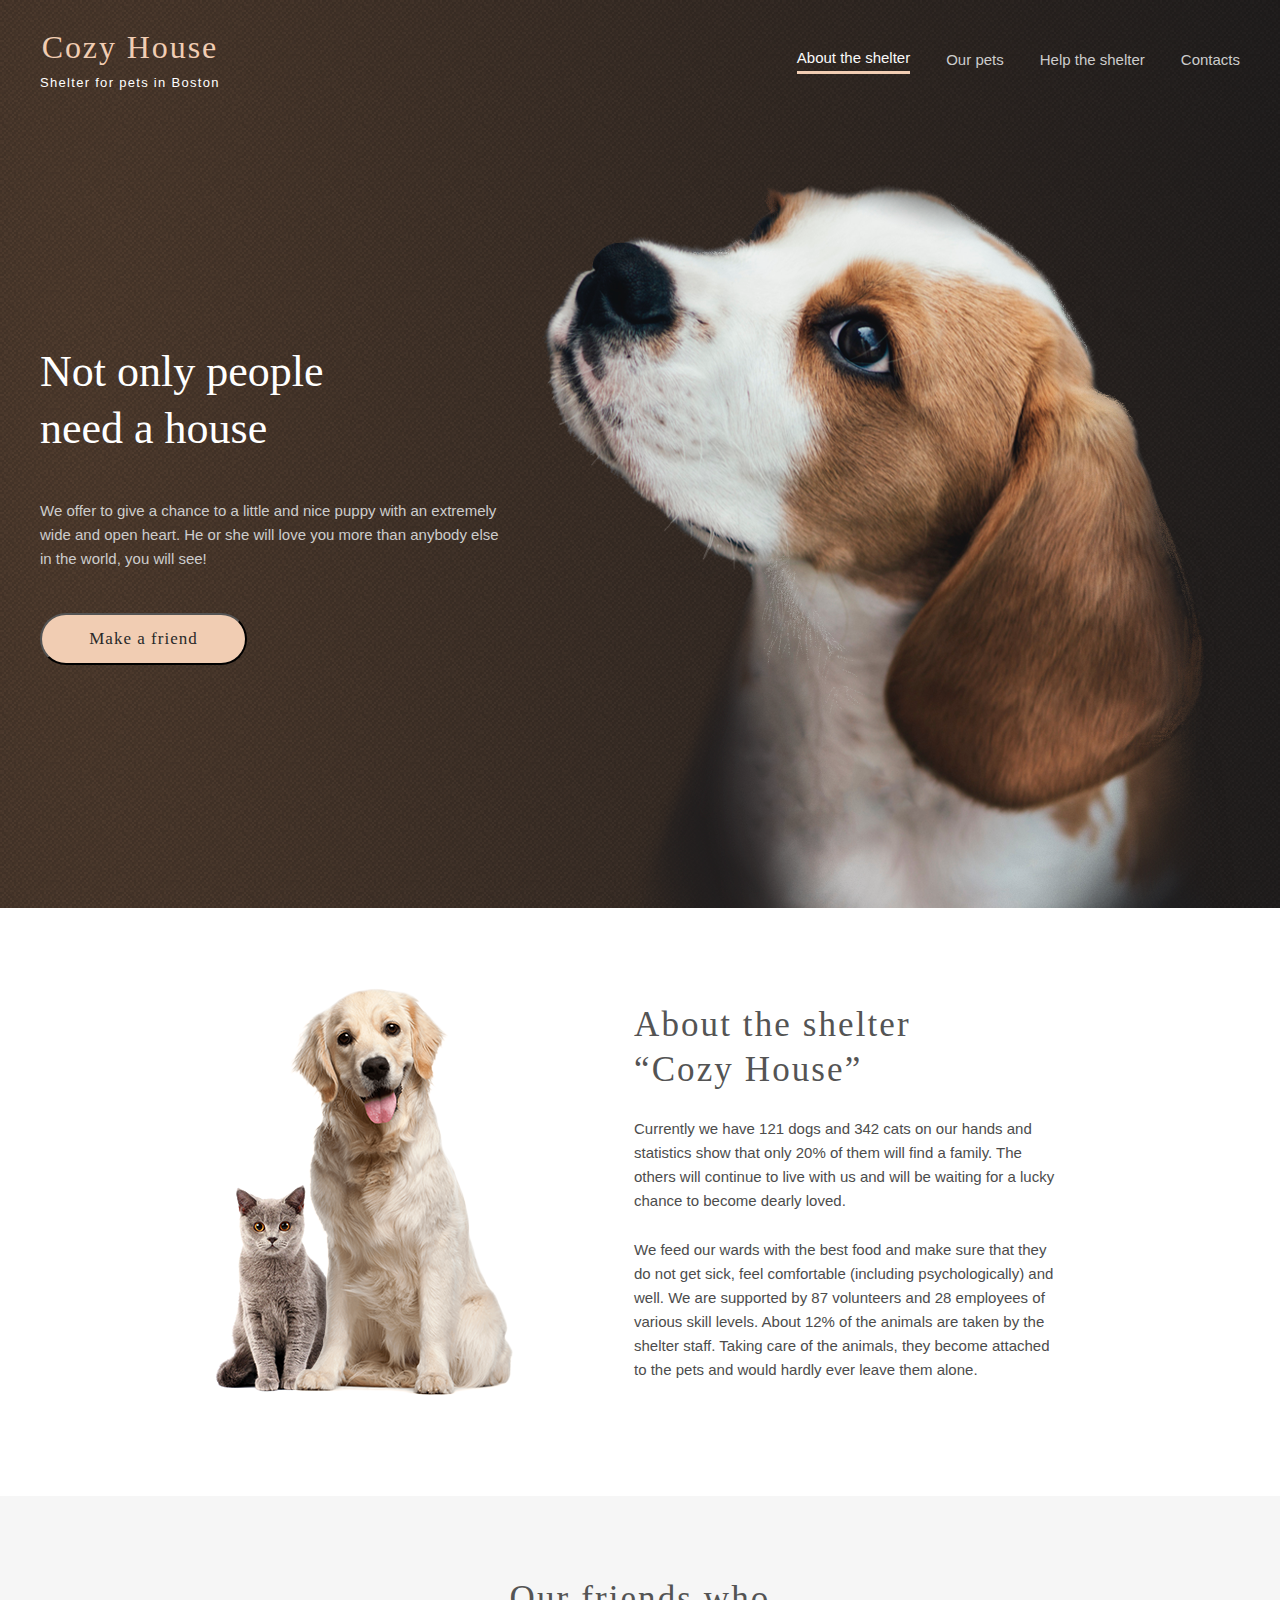
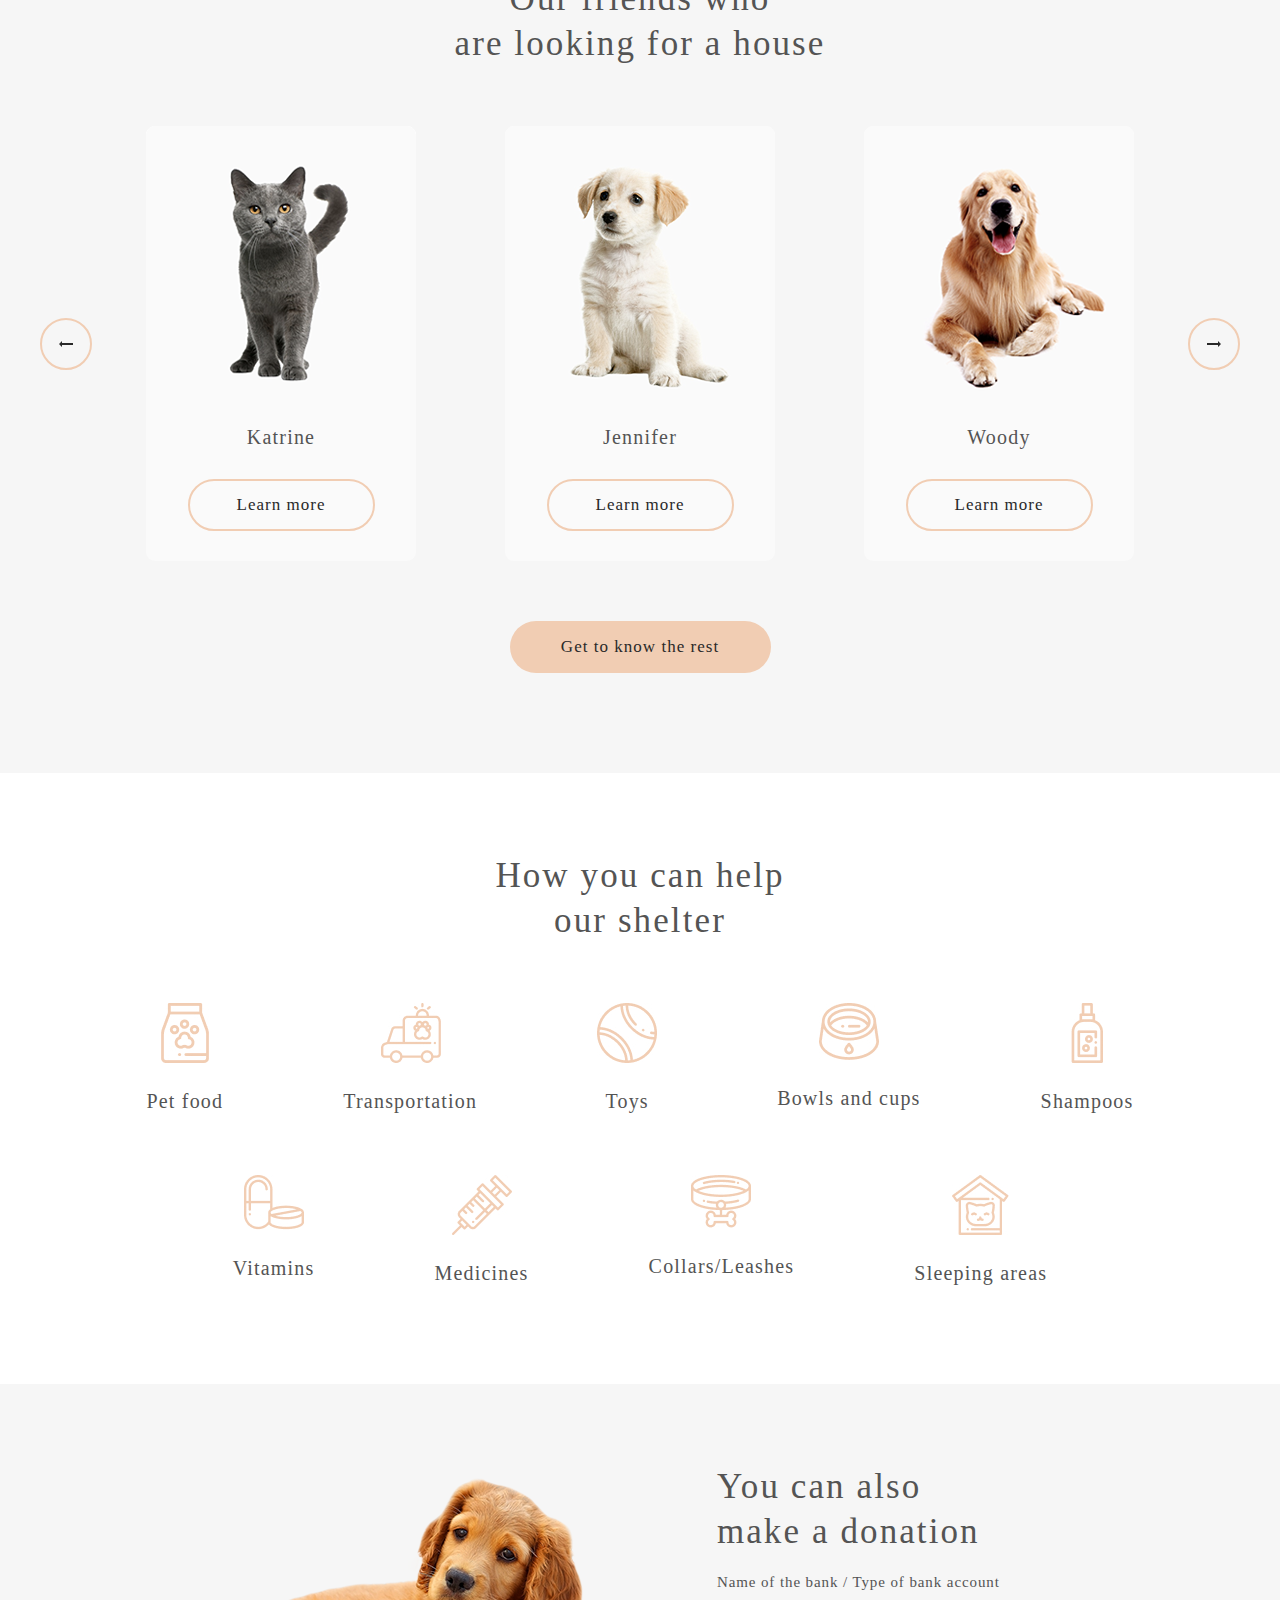
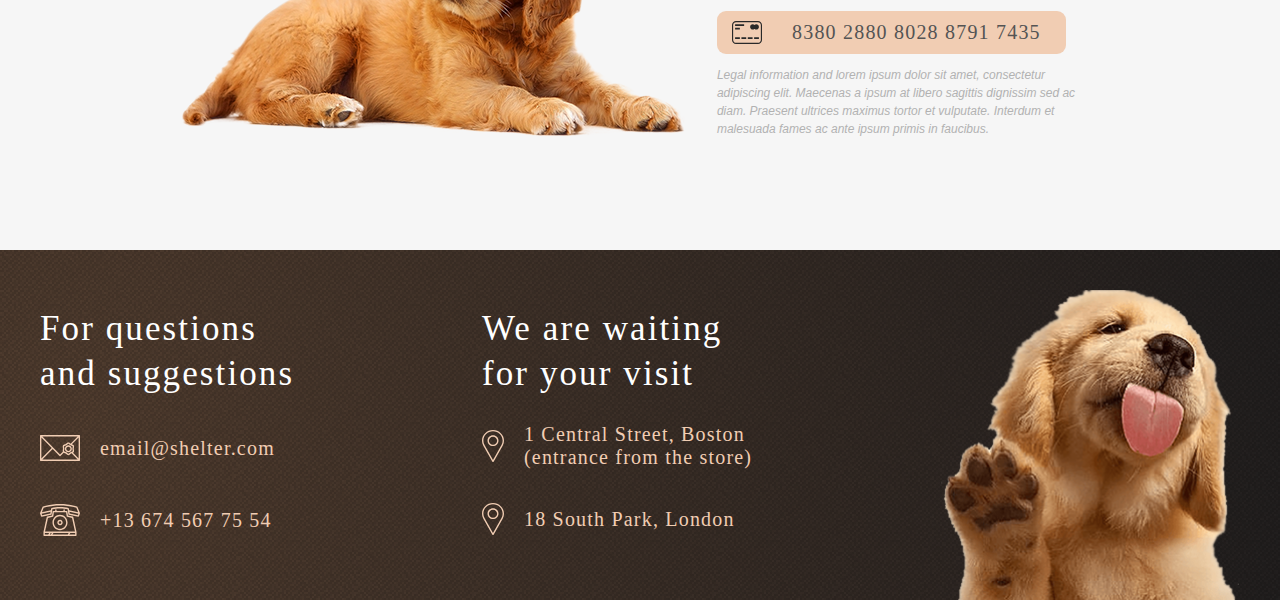
<file: index.html>
<!DOCTYPE html>
<html lang="en">
<head>
  <meta charset="UTF-8">
  <meta http-equiv="X-UA-Compatible" content="IE=edge">
  <meta name="viewport" content="width=device-width, initial-scale=1.0">
  <link rel="stylesheet" href="./styles/main.css">
  <link rel="shortcut icon" href="./images/favicon.ico" type="image/x-icon">
  <title>Cozy House</title>
</head>
<body>
  <section class="start_screen">
    <div class="container">
      <header class="header">
        <a class="logo-link" href="#">
          <div class="logo">
            <h1 class="logo-title">Cozy House</h1>
            <p class="logo-subtitle">Shelter for pets in Boston</p>
          </div>
          </a>
        <div class="nav_menu">
          <a class="nav_menu-link active" href="#">About the shelter</a>
          <a class="nav_menu-link" href="./our-pets.html">Our pets</a>
          <a class="nav_menu-link" href="#href-help">Help the shelter</a>
          <a class="nav_menu-link" href="#href-contacts">Contacts</a>
        </div>
        <div class="header-burger-icon"></div>
        <div class="header-burger">
            <div class="nav_menu-burger">
              <a class="nav_menu-burger-link active" href="#">About the shelter</a>
              <a class="nav_menu-burger-link" href="./our-pets.html">Our pets</a>
              <a class="nav_menu-burger-link" href="#href-help">Help the shelter</a>
              <a class="nav_menu-burger-link" href="#href-contacts">Contacts</a>
            </div>
      </header>
    </div>
    <div class="start_screen-content">
      <div class="container">
        <div class="start_screen-content-window">
          <h2>Not only people <br> need a house</h2>
          <p>We offer to give a chance to a little and nice puppy with an extremely 
             wide and open heart. He or she will love you more than anybody else  
             in the world, you will see!</p>
          <form action="#href-our-friend">
          <button>Make a friend</button>
          </form>
        </div>
        <div class="main-dog"></div>
      </div>
    </div>
    <div class="blackout"></div>
  </section>
  <main>
    <section class="about_section">
      <div class="container">
        <div class="about_content">
          <div class="about-pets"></div>
          <div class="about_content-text">
            <h3>About the shelter <br> “Cozy House”</h3>
            <p>Currently we have 121 dogs and 342 cats on our hands and
               statistics show that only 20% of them will find a family. The 
               others will continue to live with us and will be waiting for a lucky 
               chance to become dearly loved.</p>
            <p>We feed our wards with the best food and make sure that they
               do not get sick, feel comfortable (including psychologically) and 
               well. We are supported by 87 volunteers and 28 employees of 
               various skill levels. About 12% of the animals are taken by the  
               shelter staff. Taking care of the animals, they become attached 
               to the pets and would hardly ever leave them alone.</p>
          </div>
        </div> 
      </div>
    </section>
    <section class="pets_section" id="href-our-friend">
      <div class="container">
        <h3>Our friends who <br> are looking for a house</h3>
        <div class="pets-slider">
          <button class="pets-slider-button_left"></button>
          <div class="pets-slider-card">
            <img src="./images/pets/pets-katrine.png" alt="cat">
            <p>Katrine</p>
            <button>Learn more</button>
          </div>
          <div class="pets-slider-card display-none320">
            <img src="./images/pets/pets-jennifer.png" alt="cat">
            <p>Jennifer</p>
            <button>Learn more</button>
          </div>
          <div class="pets-slider-card display-none768">
            <img src="./images/pets/pets-woody.png" alt="cat">
            <p>Woody</p>
            <button>Learn more</button>
          </div>
          <button class="pets-slider-button_right"></button>
        </div>
        <form action="./our-pets.html">
          <button>Get to know the rest</button>
        </form>
      </div>
    </section>
    <section class="help_section" id="href-help">
      <div class="container">
        <div class="help-content">
          <h3>How you can help <br> our shelter</h3>
          <div class="help-list">
            <div class="help-list-item">
              <img src="./images/help-list/pet-food.jpg" alt="Pet food">
              <h4>Pet food</h4>
            </div>
            <div class="help-list-item">
              <img src="./images/help-list/transportation.jpg" alt="Transportation car">
              <h4>Transportation</h4>
            </div>
            <div class="help-list-item">
              <img src="./images/help-list/toys.jpg" alt="Toys">
              <h4>Toys</h4>
            </div>
            <div class="help-list-item">
              <img src="./images/help-list/bowls-and-cups.jpg" alt="Bowls and cups">
              <h4>Bowls and cups</h4>
            </div>
            <div class="help-list-item">
              <img src="./images/help-list/shampoos.jpg" alt="Shampoos bottle">
              <h4>Shampoos</h4>
            </div>
            <div class="help-list-item">
              <img src="./images/help-list/vitamins.jpg" alt="Vitamins">
              <h4>Vitamins</h4>
            </div>
            <div class="help-list-item">
              <img src="./images/help-list/medicines.jpg" alt="Medicines">
              <h4>Medicines</h4>
            </div>
            <div class="help-list-item">
              <img src="./images/help-list/collars-or-leashes.jpg" alt="Collars or leashes">
              <h4>Collars/Leashes</h4>
            </div>
            <div class="help-list-item">
              <img src="./images/help-list/sleeping-area.jpg" alt="Sleeping-areas">
              <h4>Sleeping areas</h4>
            </div>
          </div>
        </div>
      </div>
    </section>
    <section class="donation_section">
      <div class="donation_content">
        <div class="donation-dog"></div>
        <div class="donation_content-text">
          <h3>You can also <br> make a donation</h3>
          <h5>Name of the bank / Type of bank account</h5>
          <div><h4>8380 2880 8028 8791 7435</h4></div>
          <p>Legal information and lorem ipsum dolor sit amet, consectetur <br>
             adipiscing elit. Maecenas a ipsum at libero sagittis dignissim sed ac <br>
             diam. Praesent ultrices maximus tortor et vulputate. Interdum et <br>
             malesuada fames ac ante ipsum primis in faucibus.</p>
        </div>
      </div>
    </section>
  </main>
  <footer>
    <div class="container">
      <div class="footer_content" id="href-contacts">
        <div class="footer_content-contacts">
          <h3>For questions <br> and suggestions</h3>
          <a href="mailto:" target="_blank"><div id="footer-email"><h4>email@shelter.com</h4></div></a>
          <a href="tel:"><div id="footer-phone"><h4>+13 674 567 75 54</h4></div></a>
        </div>
        <div class="footer_content-location">
          <h3>We are waiting <br> for your visit</h3>
          <a href="https://yandex.ru/maps/-/CCUSjEQ0GC" target="_blank"><div><h4>1 Central Street, Boston <br> (entrance from the store)</h4></div></a>
          <a href="https://yandex.ru/maps/-/CCUSjEQ0GC" target="_blank"><div><h4>18 South Park, London </h4></div></a>
        </div>
        <div class="footer-puppy"></div>
      </div>
    </div>
  </footer>
  <script type="text/javascript" src="./index.js"></script>
</body>
</html>
</file>
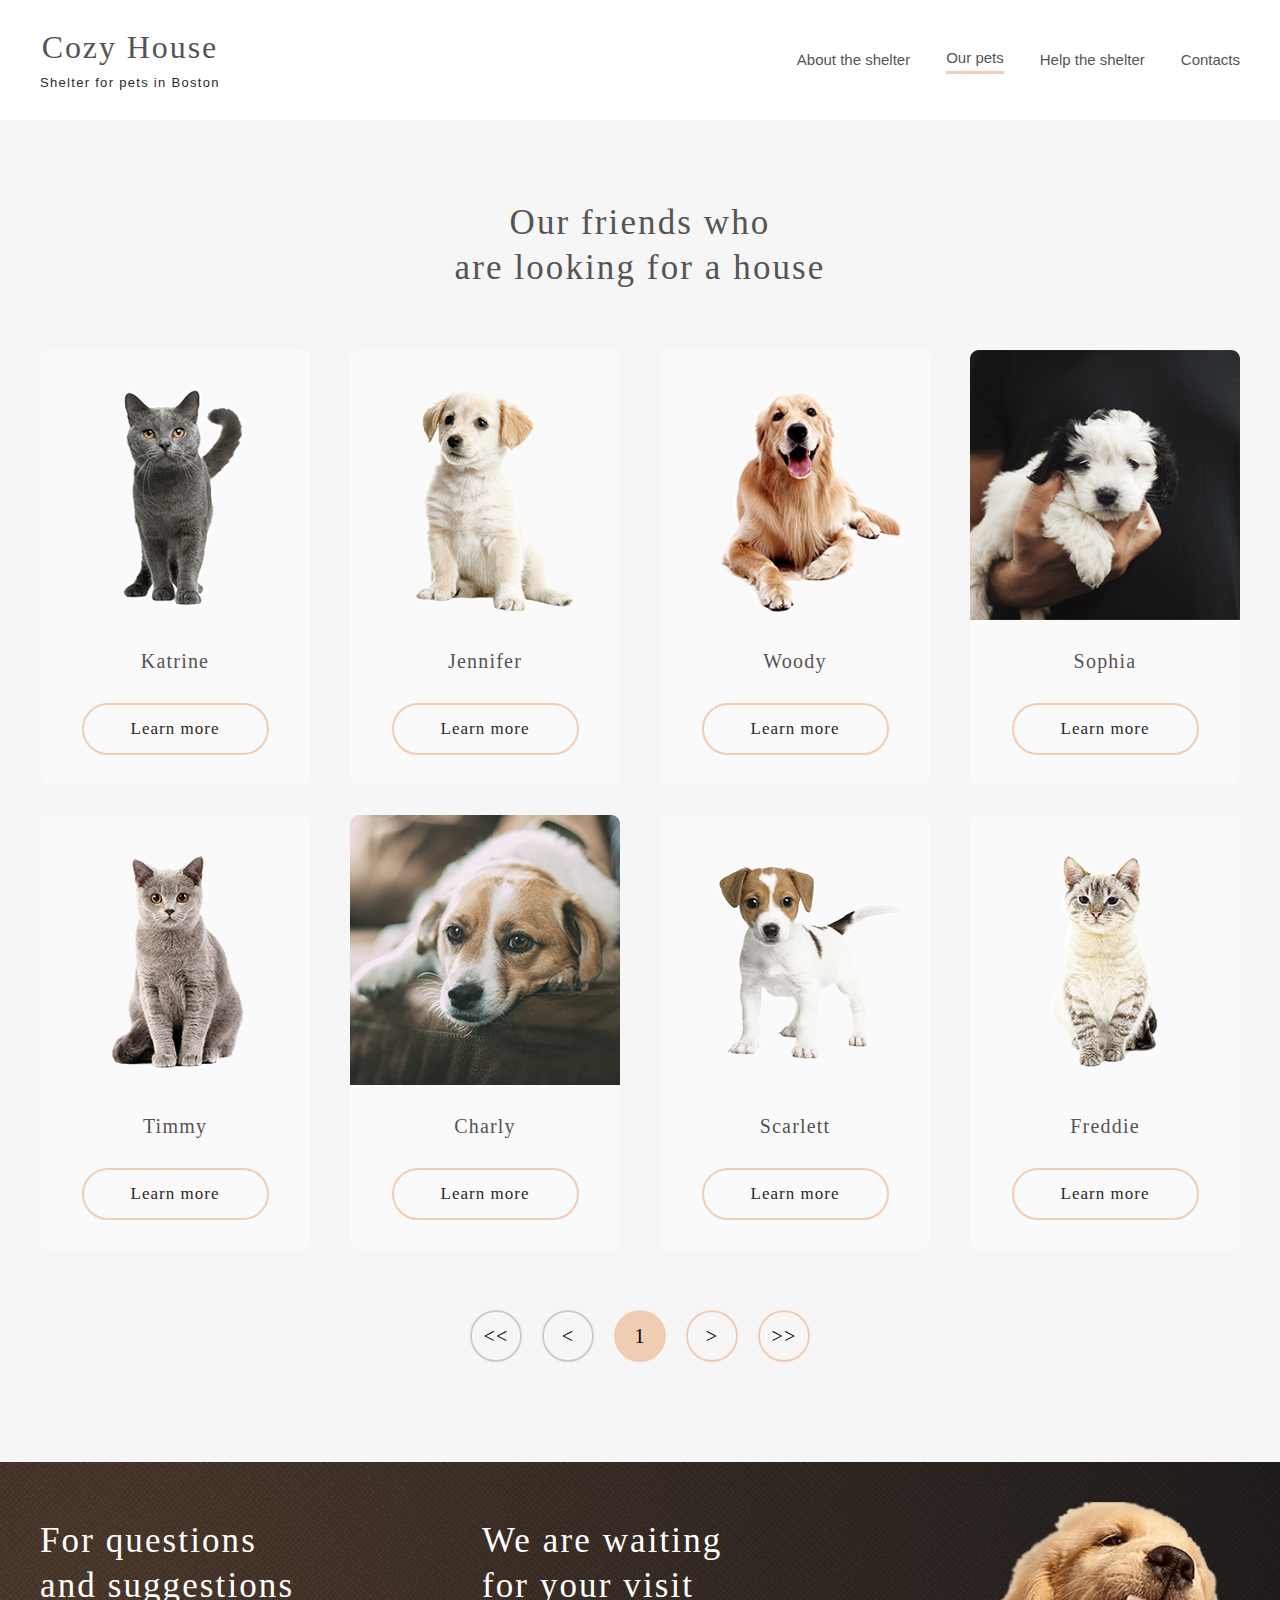
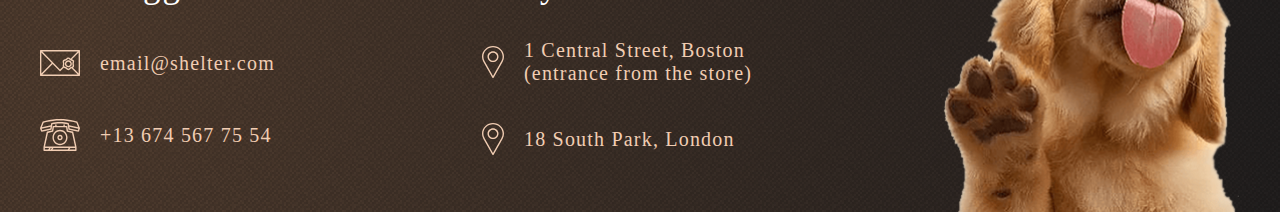
<file: our-pets.html>
<!DOCTYPE html>
<html lang="en">
<head>
  <meta charset="UTF-8">
  <meta http-equiv="X-UA-Compatible" content="IE=edge">
  <meta name="viewport" content="width=device-width, initial-scale=1.0">
  <link rel="stylesheet" href="./styles/our-pets.css">
  <link rel="shortcut icon" href="./images/favicon.ico" type="image/x-icon">
  <title>Cozy House</title>
</head>
<body>
  <div class="container">
    <header class="header">
      <a class="logo-link" href="./index.html">
        <div class="logo">
          <h1 class="logo-title">Cozy House</h1>
          <p class="logo-subtitle">Shelter for pets in Boston</p>
        </div>
        </a>
      <div class="nav_menu">
        <a class="nav_menu-link" href="./index.html">About the shelter</a>
        <a class="nav_menu-link active" href="#">Our pets</a>
        <a class="nav_menu-link" href="index.html#href-help">Help the shelter</a>
        <a class="nav_menu-link" href="#href-contacts">Contacts</a>
      </div>
      <div class="header-burger-icon"></div>
      <div class="header-burger">
          <div class="nav_menu-burger">
            <a class="nav_menu-burger-link" href="./index.html">About the shelter</a>
            <a class="nav_menu-burger-link active" href="#">Our pets</a>
            <a class="nav_menu-burger-link" href="index.html#href-help">Help the shelter</a>
            <a class="nav_menu-burger-link" href="#href-contacts">Contacts</a>
          </div>
    </header>
  </div>
  <main>
    <div class="blackout"></div>
    <section class="our_pets-section">
      <div class="container">
        <div class="our_pets-content">
          <h3>Our friends who <br> are looking for a house</h3>
          <div class="our_pets-content-cards_container">
            <div class="pets-slider-card">
              <img src="./images/pets/pets-katrine.png" alt="Cat">
              <p>Katrine</p>
              <button>Learn more</button>
            </div>
            <div class="pets-slider-card">
              <img src="./images/pets/pets-jennifer.png" alt="Dog">
              <p>Jennifer</p>
              <button>Learn more</button>
            </div>
            <div class="pets-slider-card">
              <img src="./images/pets/pets-woody.png" alt="Dog">
              <p>Woody</p>
              <button>Learn more</button>
            </div>
            <div class="pets-slider-card display-none320">
              <img src="./images/pets/pets-sophia.png" alt="Dog">
              <p>Sophia</p>
              <button>Learn more</button>
            </div>
            <div class="pets-slider-card display-none320">
              <img src="./images/pets/pets-timmy.png" alt="Cat">
              <p>Timmy</p>
              <button>Learn more</button>
            </div>
            <div class="pets-slider-card display-none320">
              <img src="./images/pets/pets-charly.png" alt="Dog">
              <p>Charly</p>
              <button>Learn more</button>
            </div>
            <div class="pets-slider-card display-none768">
              <img src="./images/pets/pets-scarlet.png" alt="Dog">
              <p>Scarlett</p>
              <button>Learn more</button>
            </div>
            <div class="pets-slider-card display-none768">
              <img src="./images/pets/pets-freddie.png" alt="Cat">
              <p>Freddie</p>
              <button>Learn more</button>
            </div>
          </div>
          <div class="our_pets-content-navigation">
            <button class="content-navigation-inactive">&lt;&lt;</button>
            <button class="content-navigation-inactive">&lt;</button>
            <button class="content-navigation-active">1</button>
            <button class="">&gt;</button>
            <button class="">&gt;&gt;</button>
          </div>
        </div>
      </div>
    </section>
  </main>
  <footer>
    <div class="container">
      <div class="footer_content" id="href-contacts">
        <div class="footer_content-contacts">
          <h3>For questions <br> and suggestions</h3>
          <a href="mailto:" target="_blank"><div id="footer-email"><h4>email@shelter.com</h4></div></a>
          <a href="tel:"><div id="footer-phone"><h4>+13 674 567 75 54</h4></div></a>
        </div>
        <div class="footer_content-location">
          <h3>We are waiting <br> for your visit</h3>
          <a href="https://yandex.ru/maps/-/CCUSjEQ0GC" target="_blank"><div><h4>1 Central Street, Boston <br> (entrance from the store)</h4></div></a>
          <a href="https://yandex.ru/maps/-/CCUSjEQ0GC" target="_blank"><div><h4>18 South Park, London </h4></div></a>
        </div>
        <div class="footer-puppy"></div>
      </div>
    </div>
  </footer>
  <script src="./index.js"></script>
</body>
</html>
</file>
<file: styles/main.css>
html {
  scroll-behavior: smooth;
}

body {
  margin: 0;
}

.position-fixed {
  position: fixed;
  overflow: hidden;
}

.container {
  padding: 0 40px;
  max-width: 1200px;
  margin: 0 auto;
}

button {
  cursor: pointer;
}

button:hover {
  background-color: var(--color-primary-light)!important;
}

a {
  text-decoration: none;
}

:hover {
  transition: 0.7s;
}

:root {
  --color-primary: #F1CDB3;
  --color-primary-light: #FDDCC4;
  
  --color-light-l: #F6F6F6;
  --color-light-s: #FAFAFA;
  
  --color-dark-3xl: #292929;
  --color-dark-xl: #4C4C4C;
  --color-dark-l: #545454;
  --color-dark-m: #B2B2B2;
  --color-dark-s: #CDCDCD;
}

/* Header */

.start_screen {
  background: /* url(../images/start-screen-puppy.png) bottom right no-repeat, */ 
  url(../images/noise_transparent@2x.png), radial-gradient(110.67% 538.64% at 5.73% 50%, #513D2F 0%, #1A1A1C 100%), #211F20 ;
  min-height: 908px;
}

.header {
  display: flex;
  justify-content: space-between;
  align-items: center;
  padding: 30px 0px;
}

.logo-link {
  text-decoration: none;
}

.logo {
  display: flex;
  flex-direction: column;
  align-items: center;
}

.logo-title {
  color: var(--color-primary);
  font-family: 'Georgia';
  font-weight: 400;
  font-size: 32px;
  line-height: 35px;
  letter-spacing: 0.06em;
  margin: 0 0 10px 0;
}

.logo-subtitle {
  color: #fff;
  font-family: 'Arial';
  font-weight: 400;
  font-size: 13px;
  line-height: 15px;
  letter-spacing: 0.1em;
  margin: 0;
}

.nav_menu {
  display: flex;
  align-items: center;
}

.nav_menu-link {
  color: var(--color-dark-s);
  font-family: 'Arial';
  font-weight: 400;
  font-size: 15px;
  line-height: 24px;
  cursor: pointer;
  text-decoration: none;
}

.nav_menu-link:hover {
  color: var(--color-light-s);
}

.nav_menu > .active {
  color: var(--color-light-s);
  padding-bottom: 1px;
  border-bottom: 3px solid #F1CDB3;
}

.nav_menu-link:not(:last-child) {
  margin-right: 36px;
}

.header-burger-icon {
  display: none;
}

.header-burger,
.nav_menu-burger {
  display: none;
}

/* Start screen */

.start_screen-content {
  margin-top: 63px;
}

.start_screen-content > div {
  display: flex;
  justify-content: space-between;
}

.start_screen-content-window {
  padding-top: 160px;
  width: 39%;
}

.start_screen-content-window > h2 {
 color: #fff;
 font-family: 'Georgia';
font-weight: 400;
font-size: 44px;
line-height: 57px;
margin: 0 0 42px 0;
}

.start_screen-content-window > p {
  color: var(--color-dark-s);
  font-family: 'Arial';
  font-weight: 400;
  font-size: 15px;
  line-height: 24px;
  margin: 0 0 42px 0;
}

.start_screen-content-window > form > button {
  background-color: var(--color-primary);
  color: var(--color-dark-3xl);
  font-family: 'Georgia';
  font-weight: 400;
  font-size: 17px;
  line-height: 22px;
  letter-spacing: 0.06em;
  width: 207px;
  height: 52px;
  border-radius: 100px;
  cursor: pointer;
}

.main-dog {
  background: url(../images/start-screen-puppy.png) no-repeat;
  width: 698px;
  height: 725px;
}

/* About section */

.about_content {
  display: flex;
  padding: 80px 0 100px 0;
  column-gap: 120px;
}

.about-pets {
  background: url(../images/about-pets.png) no-repeat;
  width: 300px;
  height: 408px;
  margin-left: 14.5%;
}

.about_content-text {
  width: 36%;
}

.about_content-text > h3 {
  color: var(--color-dark-l);
  font-family: 'Georgia';
  font-weight: 400;
  font-size: 35px;
  line-height: 45px;
  letter-spacing: 0.06em;
  margin: 14px 0 0 0;
}


.about_content-text > p {
  color: var(--color-dark-xl);
  font-family: 'Arial';
  font-weight: 400;
  font-size: 15px;
  line-height: 24px;
  margin: 25px 0 0 0;
}

/* Pets Section */

.pets_section {
  background-color: var(--color-light-l);
  padding: 80px 0 100px;
}

.pets_section > .container > h3 {
  color: var(--color-dark-l);
  font-family: 'Georgia';
  font-weight: 400;
  font-size: 35px;
  line-height: 45px;
  letter-spacing: 0.06em;
  text-align: center;
  margin: 0 0 60px 0;
}

.pets-slider {
  display: flex;
  justify-content: center;
  align-items: center;
  column-gap: 89px;
  margin-bottom: 60px;
  position: relative;
}

.pets-slider-button_left {
  background-color: var(--color-light-l);
  background-image: url(../images/pets-slider-arrow.svg);
  background-repeat: no-repeat;
  background-position: center;
  background-size: 14px 6px;

  width: 52px;
  height: 52px;
  border: 2px solid #F1CDB3;
  border-radius: 100px;
  position: absolute;
  left: 0;
}

.pets-slider-button_right {
  background-color: var(--color-light-l);
  background-image: url(../images/pets-slider-arrow.svg) ;
  background-repeat: no-repeat;
  background-position: center;
  background-size: 14px 6px;
  transform: rotate(180deg);

  width: 52px;
  height: 52px;
  border: 2px solid var(--color-primary);
  border-radius: 100px;
  position: absolute;
  right: 0;
}

.pets-slider-card {
  background-color: var(--color-light-s);
  border-radius: 9px;
  display: flex;
  flex-direction: column;
  align-items: center;
  cursor: pointer;
}

.pets-slider-card > p {
  color: var(--color-dark-l);
  font-family: 'Georgia';
  font-weight: 400;
  font-size: 20px;
  line-height: 23px;
  letter-spacing: 0.06em;
  margin: 30px 0 30px 0;
}

.pets-slider-card > button {
  border: 2px solid var(--color-primary);
  background-color: var(--color-light-s);
  color: var(--color-dark-3xl);
  border-radius: 100px;
  width: 187px;
  height: 52px;
  font-family: 'Georgia';
  font-style: normal;
  font-size: 17px;
  line-height: 22px;
  letter-spacing: 0.06em;
  margin: 0 0 30px 0;
}

.pets_section > .container > form > button {
  background-color: var(--color-primary);
  color: var(--color-dark-3xl);
  border-radius: 100px;
  width: 261px;
  height: 52px;
  border: none;
  font-family: 'Georgia';
  font-style: normal;
  font-weight: 400;
  font-size: 17px;
  line-height: 22px;
  letter-spacing: 0.06em;
  display: block;
  margin: 0 auto;
}

/* Help section */

.help_section {
  padding: 80px 0 100px 0; /* 127 - 40 = 87px */
}

.help-content > h3 {
  color: var(--color-dark-l);
  font-family: 'Georgia';
  font-weight: 400;
  font-size: 35px;
  line-height: 45px;
  text-align: center;
  letter-spacing: 0.06em;
  margin: 0 0 60px 0;
}

.help-list {
  display: flex;
  flex-wrap: wrap;
  justify-content: center;
  gap: 59px 120px;
  width: 1029px;
  height: 281px;
  margin: 0 auto;
}

.help-list-item {
  display: flex;
  flex-direction: column;
  justify-content: space-between;
  align-items: center;

  min-width: 60px;
  height: 113px;
}

.help-list-item > h4 {
  color: var(--color-dark-l);
  font-family: 'Georgia';
  font-weight: 400;
  font-size: 20px;
  line-height: 23px;
  letter-spacing: 0.06em;
/*   margin: 30px 0 0 0; */
}

/* Donation section */

.donation_section {
  background-color: var(--color-light-l);
  padding: 80px 0 100px 0;
  display: flex;
  justify-content: center;
}

.donation_content {
  display: flex;
  justify-content: center;
  align-items: center;
  padding-right: 23px;
  column-gap: 30px;
}

.donation-dog {
  background: url(../images/donation-dog.png) no-repeat;
  width: 505px;
  height: 261px;
}

.donation_content-text > h3 {
  color: var(--color-dark-l);
  font-family: 'Georgia';
  font-weight: 400;
  font-size: 35px;
  line-height: 45px;
  letter-spacing: 0.06em;
  margin: 0;
}

.donation_content-text > h5 {
  color: var(--color-dark-l);
  font-family: 'Georgia';
  font-weight: 400;
  font-size: 15px;
  line-height: 17px;
  letter-spacing: 0.06em;
  margin: 20px 0;
}

.donation_content-text > div {
  background-color: var(--color-primary);
  width: 349px;
  height: 43px;
  display: flex;
  align-items: center;
  justify-content: center;
  border-radius: 9px;

  background-image: url(../images/credit-card.svg);
  background-repeat: no-repeat;
  background-position: 15px 50%;
  cursor: pointer;
}

.donation_content-text > div:hover {
  background-color: var(--color-primary-light);
}

.donation_content-text > div > h4 {
  color: var(--color-dark-l);
  font-family: 'Georgia';
  font-weight: 400;
  font-size: 20px;
  line-height: 23px;
  letter-spacing: 0.06em;
  margin-left: 50px;
}

.donation_content-text > p {
  color: var(--color-dark-m);
  font-family: 'Arial';
  font-style: italic;
  font-weight: 400;
  font-size: 12px;
  line-height: 18px;
}

/* Footer */

footer {
  padding: 40px 0px 0px 0px;
  background: 
  url(../images/noise_transparent@2x.png), radial-gradient(110.67% 538.64% at 5.73% 50%, #513D2F 0%, #1A1A1C 100%), #211F20;;
}

.footer_content {
  display: flex;
  justify-content: space-between;
  padding-top: 16px;
}

.footer_content-contacts > h3,
.footer_content-location > h3 {
  color: #FFFFFF;
  font-family: 'Georgia';
  font-weight: 400;
  font-size: 35px;
  line-height: 45px;
  letter-spacing: 0.06em;
  margin: 0;
}


.footer_content-contacts > a > div > h4,
.footer_content-location > a > div > h4 {
  color: var(--color-primary);
  font-family: 'Georgia';
  font-weight: 400;
  font-size: 20px;
  line-height: 23px;
  letter-spacing: 0.06em;
  margin: 0 0 0 60px;
}

.footer_content-location > a > div > h4 {
  margin-left: 42px;
}

.footer_content-contacts > a > #footer-email {
  background: url(../images/footer/icon-email.svg) 0px 50% no-repeat;
  height: 32px;
  display: flex;
  align-items: center;
  margin: 36px 0 40px 0;
}

.footer_content-contacts > a > #footer-phone {
  background: url(../images/footer/icon-phone.svg) 0px 50% no-repeat;
  height: 32px;
  display: flex;
  align-items: center;
  margin: 40px 0 40px 0;
}

.footer_content-location > a > div {
  background: url(../images/footer/icon-marker.svg) 0px 50% no-repeat;
  height: 46px;
  display: flex;
  align-items: center;
  margin: 27px 0 0 0;
}

.footer-puppy {
  background: url(../images/footer/footer-puppy.png) no-repeat;
  width: 300px;
  height: 310px;
  margin-top: -16px;
}

@media screen and (max-width: 1100px) {
  .container {
    padding: 0 30px;
  }

  .display-none768 {
    display: none;
  }

  /* Start screen */
  .start_screen-content {
    margin: 0;
  }

  .start_screen-content > div {
    flex-wrap: wrap;
    justify-content: center;
  }

  .start_screen-content-window {
    padding-top: 30px;
    width: 65%;
  }

  .start_screen-content-window > form {
    text-align: center;
  }

  .main-dog {
    background-size: cover;
    width: 569px;
    height: 593px;
    margin-top: 100px;
    margin-left: 18vw;
  }

  /* About section */

  .about_content {
    flex-direction: column-reverse;
    align-items: center;
    padding: 67px 0 100px 0;
  }

  .about_content-text {
    width: 61%;
  }

  .about-pets {
    margin: 80px 0 0 0;
  }

  /* Pets Section */

  .pets-slider {
    column-gap: 5vw;
  }

  /* Help section */

  .help_section {
    padding: 80px 0 0 0;
  }

  .help-list {
    gap: 42px 69px;
    width: initial;
    height: initial;
  }

  .help-list-item {
    min-width: 160px;
    height: 130px;
  }

  /* Donation section */

  .donation_section {
    padding: 154px 0 100px 0;
  }

  .donation_content {
    flex-direction: column-reverse;
    row-gap: 49px;
    padding-right: inherit;
  }

  .donation_content-text {
    padding-right: 23px;
  }

  .donation_content-text > p {
    margin-top: 20px;
  }
  
  /* Footer */

  footer {
    padding: 14px 0 0 0;
  }

  .footer_content {
    flex-wrap: wrap;
    justify-content: center;
    column-gap: 61px;
    row-gap: 14px;
  }

  .footer_content-contacts,
  .footer_content-location {
    min-height: 300px;
  }

  .footer_content-location > a > div {
    margin: 32px 0 0 0;
  }
}

@media screen and (max-width: 767px) {

  .container {
    padding: 0 10px;
  }

  .display-none320 {
    display: none;
  }

  /* Header */

  .start_screen {
    min-height: inherit;
  }

  .start_screen > .container {
    padding: 0 20px;
  }

  .nav_menu {
    display: none;
  }

/* Burger menu */

.blackout-active {
  position: absolute;
  top: 0;
  width: 100vw;
  height: 100vh;
  background: rgb(0, 0, 0, 0.7);
  z-index: 1;
  transition: 1s;
} /* Затемнение за бургер меню */

  .header-burger-icon {
    display: block;
    background: url(../images/burger.svg) center center no-repeat;
    width: 30px;
    height: 22px;
    position: absolute;
    top: 45px;
    right: 20px;
    z-index: 10;
  }

  .active-burger {
    transform: rotate(90deg);
    transition: 0.5s;
    z-index: 10;
  }

  .active-burger ~ .header-burger {
    right: 0;
    transition: 0.7s ease;
  }

  .header-burger {
    display: block;
    min-height: 100vh;
    min-width: 320px;
    background-color: var(--color-dark-3xl);

    position: fixed;
    top: 0;
    right: -100vw;
    transition: 1s ease;
    z-index: 9;
  }

  .nav_menu-burger {
    display: flex;
    flex-direction: column;
    align-items: center;
    margin: 38.5vh 0 0 0;
    row-gap: 40px;
  }

  .nav_menu-burger-link {
    color: var(--color-dark-s);
    font-family: 'Arial';
    font-style: normal;
    font-weight: 400;
    font-size: 32px;
    line-height: 51px;
  }

  .nav_menu-burger > .active {
    color: var(--color-light-s);
    border-bottom: 3px solid #F1CDB3;
  }

  /* Start screen */

  .start_screen-content-window {
    width: 100%;
  }


  .start_screen-content-window > h2 {
    font-size: 25px;
    line-height: 32px;
    letter-spacing: 0.06em;
    text-align: center;
  }

  .start_screen-content-window > p {
    text-align: center;
  }

  .main-dog {
    width: 260px;
    height: 272px;
    margin: 104px 0 0 40px;
  }

  /* About section */

  .about_content {
    padding: 29px 0 42px 0;
  }

  .about_content-text {
    width: 90%;
  }

  .about_content-text > h3 {
    font-size: 25px;
    text-align: center;
    line-height: 32px;
  }

  .about_content-text > p {
    margin: 23px 0 0 0;
    text-align: justify;
  }

  .about-pets {
    background-size: cover;
    width: 260px;
    height: 353px;
    margin: 41px 0 0 0;
  }

  /* Pets section */

  .pets_section {
    padding: 43px 0 42px 0;
  }

  .pets-slider {
    min-height: 507px;
    align-items: flex-start;
    max-width: 320px;
    margin: 0 auto 42px;
  }

  .pets_section > .container > h3 {
    font-size: 25px;
    line-height: 32px;
    margin: 0 0 43px 0;
  }

  .pets-slider-button_left {
    left: 58px;
    bottom: 0;
  }

  .pets-slider-button_right {
    right: 58px;
    bottom: 0;
  }

  /* Help section */ 

  .help_section {
    padding: 43px 0 0 0;
  }

  .help-content > h3 {
    font-size: 25px;
    line-height: 32px;
    margin: 0 0 43px 0;
  }

  .help-list {
    gap: 31px 35px;
    justify-content: space-between;
  }

  .help-list-item {
    min-width: inherit;
    width: 130px;
    height: 87px;
  }

  .help-list-item > h4 {
    font-size: 15px;
    line-height: 17px;
  }

  .help-list-item > img {
    max-width: 50px;
    max-height: 50px;
  }

  /* Donation section */

  .donation_section {
    padding: 79px 0 42px 0;
  }

  .donation_content {
    row-gap: 43px;
  }

  .donation_content-text {
    padding-right: inherit;
  }

  .donation_content-text > h3 {
    font-size: 25px;
    line-height: 32px;
    text-align: center;
  }

  .donation_content-text > h5 {
    font-size: 15px;
    line-height: 24px;
    letter-spacing: inherit;
    text-align: center;
  }

  .donation_content-text > div {
    width: 281px;
    height: 43px;
    margin: -1px auto;
  }

  .donation_content-text > div > h4 {
    font-size: 15px;
    line-height: 17px;
    margin-left: 44px;
  }

  .donation_content-text > p {
    font-size: 12px;
    text-align: justify;
    width: 88%;
    margin: 20px auto 0;
  }

  .donation_content-text > p > br {
    display: none;
  }

  .donation-dog {
    width: 260px;
    height: 135px;
    background-size: cover;
  }

  /* Footer */

  .footer_content {
    row-gap: inherit;
  }

  .footer_content-contacts {
    display: flex;
    flex-direction: column;
    align-items: center;
    min-height: 250px;
  }

  .footer_content-location {
    min-height: 250px;
  }

  .footer_content-contacts > h3, 
  .footer_content-location > h3 {
    font-size: 25px;
    line-height: 32px;
    text-align: center;
    max-width: 294px;
  }

  .footer_content-contacts > h3 > br, 
  .footer_content-location > h3 > br {
    display: none;
  }

  .footer_content-contacts > a > #footer-email {
    margin: 40px 0 0 0;
  }

  .footer_content-location > a > div {
    margin: 35px 0 0 0;
  }

  .footer-puppy {
    width: 260px;
    height: 269px;
    background-size: cover;
    margin-top: 10px;
  }
}
</file>
<file: styles/our-pets.css>
@import url(./main.css);


/* Header */

.logo-title {
  color: var(--color-dark-l);
}

.logo-subtitle {
  color: var(--color-dark-3xl);
}

.nav_menu-link {
  color: var(--color-dark-l);
}

.nav_menu-link:hover {
  color: var(--color-dark-3xl);
}

.nav_menu > .active {
  color: var(--color-dark-l);
}

/* Our pets section */

.our_pets-section {
  background-color: var(--color-light-l);
  padding: 80px 0 100px 0;
}

.our_pets-content {
  display: flex;
  flex-direction: column;
  align-items: center;
}

.our_pets-content > h3 {
  color: var(--color-dark-l);
  font-family: 'Georgia';
  font-weight: 400;
  font-size: 35px;
  line-height: 45px;
  letter-spacing: 0.06em;
  text-align: center;
  margin: 0 0 45px 0;
}

.our_pets-content-cards_container {
  display: flex;
  flex-wrap: wrap;
  justify-content: center;
  gap: 30px 40px;
  padding: 15px 0;
}

.our_pets-content-navigation {
  display: flex;
  align-items: center;
  gap: 0px 20px;
  margin-top: 45px;
}

.our_pets-content-navigation > button {
  border: 2px solid var(--color-primary);
  background-color: var(--color-light-l);
  border-radius: 100px;
  width: 52px;
  height: 52px;
}

.our_pets-content-navigation > .content-navigation-inactive {
  border: 2px solid var(--color-dark-s);
  background-color: var(--color-light-l)!important;
  cursor: default!important;
}

.our_pets-content-navigation > button {
  font-family: 'Georgia';
  font-style: normal;
  font-weight: 400;
  font-size: 20px;
  line-height: 23px;
  letter-spacing: 0.06em;
}

.our_pets-content-navigation > .content-navigation-active,
.our_pets-content-navigation > button:hover {
  background-color: var(--color-primary);
}

/* Footer */

.footer_content-contacts > a > #footer-email {
  margin: 39px 0 0 0; 
}

.footer_content-location > a > div {
  margin: 31px 0 0 0;
}

@media screen and (max-width: 1100px) {

  /* Our pets section */

  .our_pets-content > h3 {
    margin: 0 0 15px 0;
  }
  
  .our_pets-content-navigation {
    margin-top: 25px;
  }

  /* Footer */

  footer {
    margin-top: -25px;
  }
}

@media screen and (max-width: 767px) {
  /* Header */

  .header {
    padding: 30px 10px;
  }

  .header-burger-icon {
    background: url(../images/burger-black.svg) center center no-repeat;
  }

  /* Our pets section */

  .our_pets-section {
    padding: 43px 0 67px 0;
  }
  
  .our_pets-content > h3 {
    font-size: 25px;
  line-height: 32px;
  }

  .our_pets-content-cards_container {
    padding: 26px 0;
  }

  .our_pets-content-navigation {
    margin-top: 16px;
  }

  .our_pets-content-navigation {
    gap: 0 10px;
  }

  /* Footer */

   .footer_content-location > a > div {
    margin: 35px 0 0 0;
  } 
}
</file>
